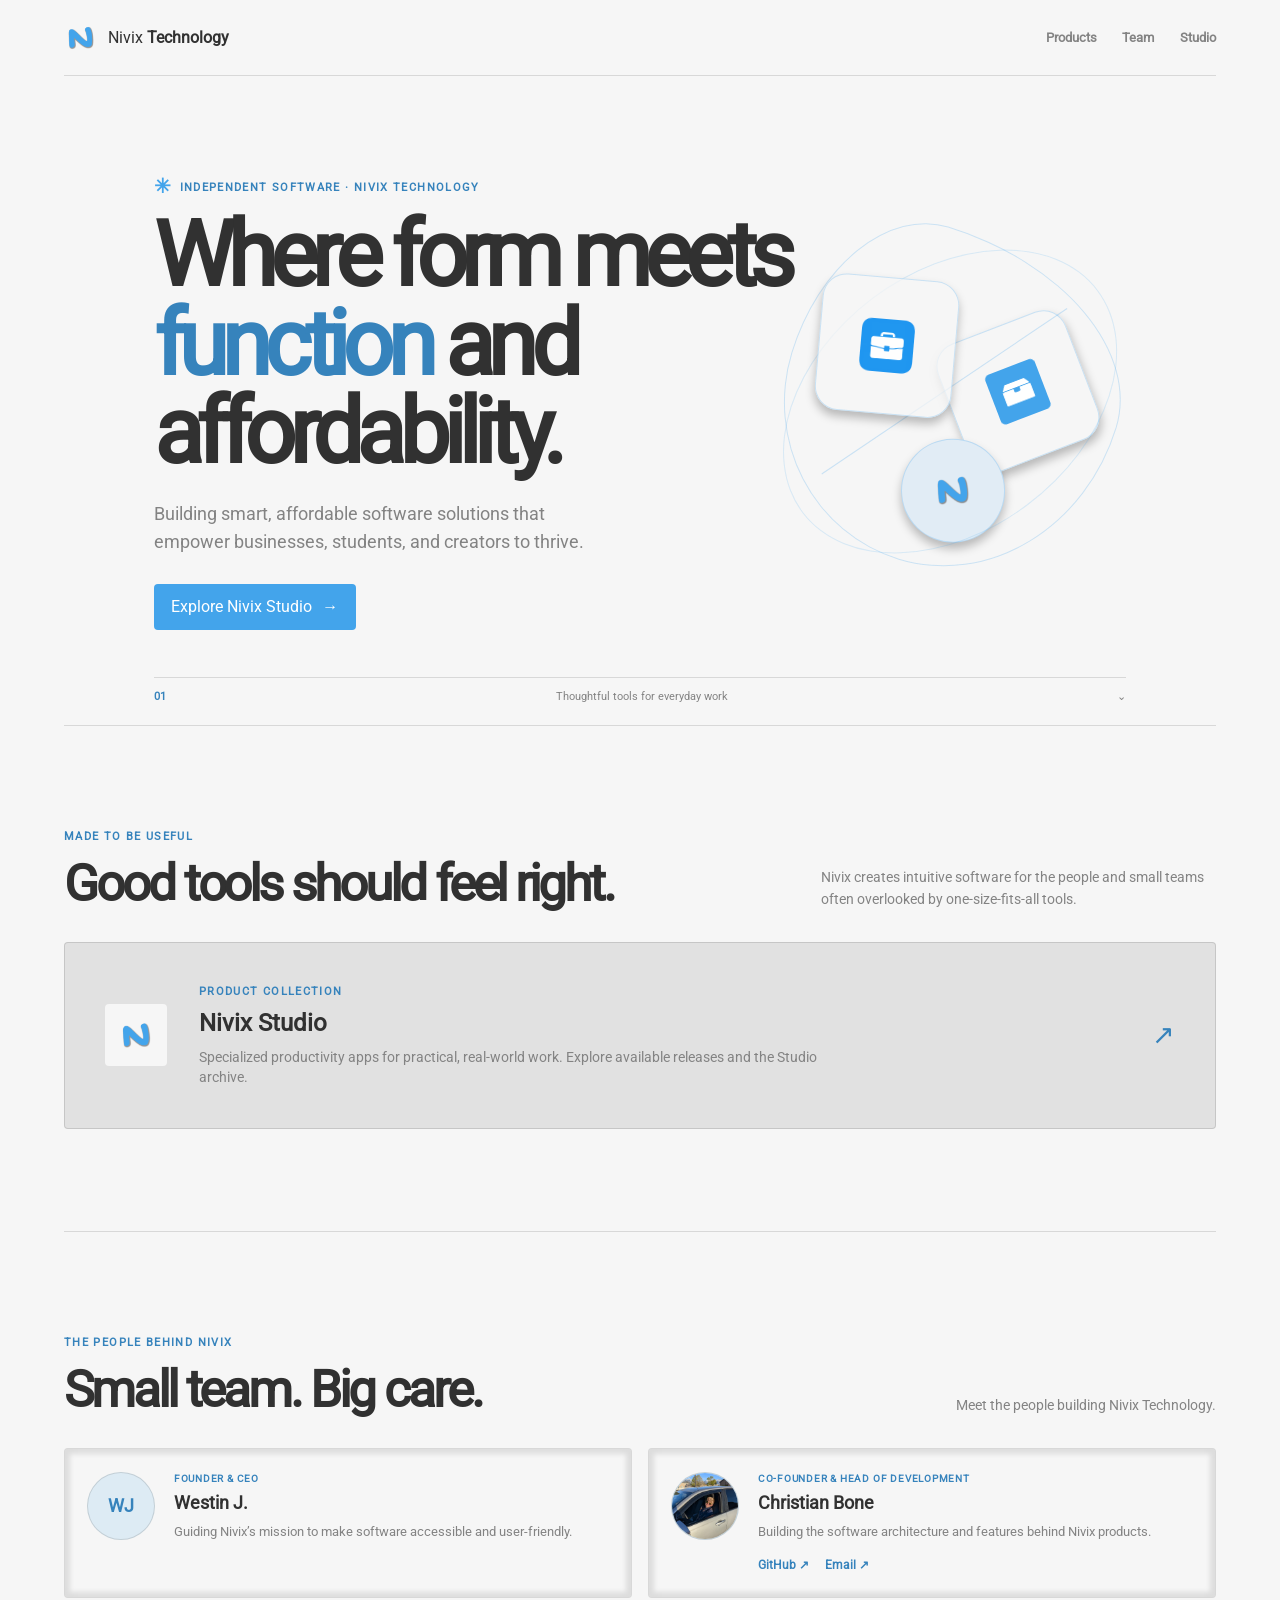
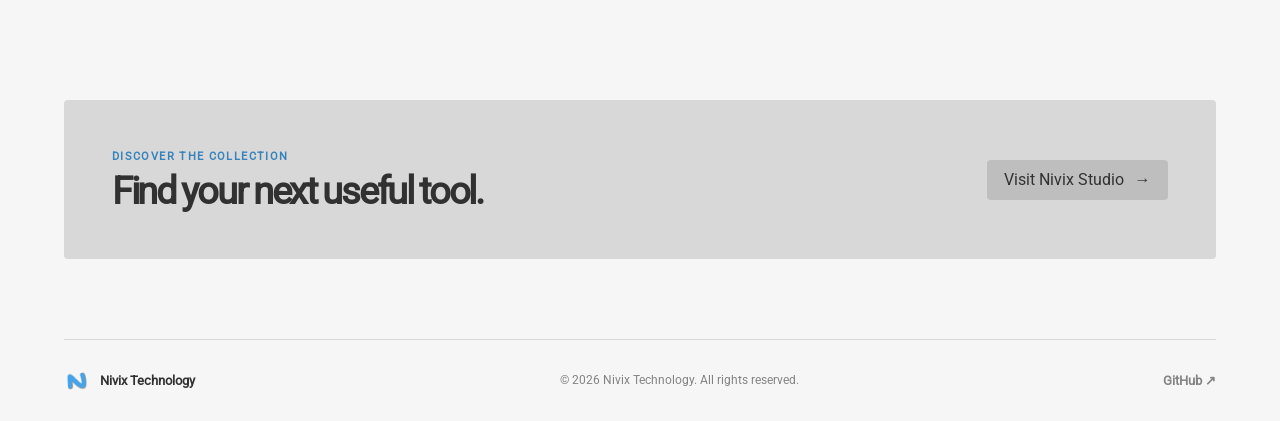
<file: index.html>
<!DOCTYPE html>
<html lang="en">
<head>
    <meta charset="UTF-8">
    <meta name="viewport" content="width=device-width, initial-scale=1">
    <meta name="description" content="Nivix Technology builds smart, affordable software solutions. Where form meets function and affordability.">
    <meta name="theme-color" content="#f6f6f6">
    <title>Nivix Technology</title>
    <link rel="icon" type="image/png" href="assets/favicon.png">
    <link rel="stylesheet" href="sheets/nxvid.css">
    <link rel="stylesheet" href="sheets/index.css">
    <link rel="stylesheet" href="sheets/site.css">
</head>
<body>
    <header class="site-header">
        <a class="site-brand" href="#home" aria-label="Nivix Technology home">
            <img src="assets/favicon.png" alt="">
            <span>Nivix <strong>Technology</strong></span>
        </a>
        <nav class="site-nav" aria-label="Main navigation">
            <a href="#products">Products</a>
            <a href="#team">Team</a>
            <a href="studio/">Studio</a>
        </nav>
    </header>

    <main class="home-main">
        <section class="home-hero" id="home">
            <div class="hero-copy">
                <p class="eyebrow"><span class="hero-spark" aria-hidden="true">✳</span> Independent software · Nivix Technology</p>
                <h1>Where form meets <span>function</span> and affordability.</h1>
                <p>Building smart, affordable software solutions that empower businesses, students, and creators to thrive.</p>
                <a class="nivix-primary-button primary" href="studio/">Explore Nivix Studio <span aria-hidden="true">→</span></a>
            </div>
            <div class="hero-art" aria-hidden="true">
                <div class="art-tile tile-one"><img src="assets/img/apps/studio-favicon.png" alt=""></div>
                <div class="art-tile tile-two"><img src="assets/img/apps/store-favicon.png" alt=""></div>
                <div class="art-tile tile-three"><img src="assets/favicon.png" alt=""></div>
                <i class="art-line"></i>
            </div>
            <div class="hero-index"><span>01</span><span>Thoughtful tools for everyday work</span><span>⌄</span></div>
        </section>

        <section class="home-section product-section" id="products">
            <div class="home-section-heading">
                <div><p class="eyebrow">Made to be useful</p><h2>Good tools should feel right.</h2></div>
                <p>Nivix creates intuitive software for the people and small teams often overlooked by one-size-fits-all tools.</p>
            </div>
            <a class="studio-feature" href="studio/">
                <div class="feature-icon"><img src="assets/favicon.png" alt=""></div>
                <div class="feature-copy">
                    <p class="eyebrow">Product collection</p>
                    <h3>Nivix Studio</h3>
                    <p>Specialized productivity apps for practical, real-world work. Explore available releases and the Studio archive.</p>
                </div>
                <span class="feature-arrow" aria-hidden="true">↗</span>
            </a>
        </section>

        <section class="home-section team-section" id="team">
            <div class="home-section-heading">
                <div><p class="eyebrow">The people behind Nivix</p><h2>Small team. Big care.</h2></div>
                <p>Meet the people building Nivix Technology.</p>
            </div>
            <div class="team-grid">
                <article class="person-card">
                    <div class="person-initials" aria-hidden="true">WJ</div>
                    <div class="person-copy">
                        <p class="eyebrow">Founder &amp; CEO</p>
                        <h3>Westin J.</h3>
                        <p>Guiding Nivix’s mission to make software accessible and user-friendly.</p>
                    </div>
                </article>
                <article class="person-card">
                    <img class="person-photo" src="assets/img/staff/Christian Bone.png" alt="Christian Bone">
                    <div class="person-copy">
                        <p class="eyebrow">Co-Founder &amp; Head of Development</p>
                        <h3>Christian Bone</h3>
                        <p>Building the software architecture and features behind Nivix products.</p>
                        <div class="person-links">
                            <a href="https://github.com/SqueakyLlama1" target="_blank" rel="noopener noreferrer">GitHub <span aria-hidden="true">↗</span></a>
                            <a href="mailto:bone.christian.c@outlook.com">Email <span aria-hidden="true">↗</span></a>
                        </div>
                    </div>
                </article>
            </div>
        </section>

        <section class="home-cta">
            <div><p class="eyebrow">Discover the collection</p><h2>Find your next useful tool.</h2></div>
            <a class="nivix-primary-button" href="studio/">Visit Nivix Studio <span aria-hidden="true">→</span></a>
        </section>
    </main>

    <footer class="site-footer">
        <a class="footer-brand" href="#home"><img src="assets/favicon.png" alt=""> Nivix Technology</a>
        <span>© <span id="copyright-year">2026</span> Nivix Technology. All rights reserved.</span>
        <a href="https://github.com/Nivix-Technology/studio" target="_blank" rel="noopener noreferrer">GitHub <span aria-hidden="true">↗</span></a>
    </footer>
    <script>
        document.getElementById('copyright-year').textContent = String(new Date().getFullYear());
    </script>
</body>
</html>
</file>
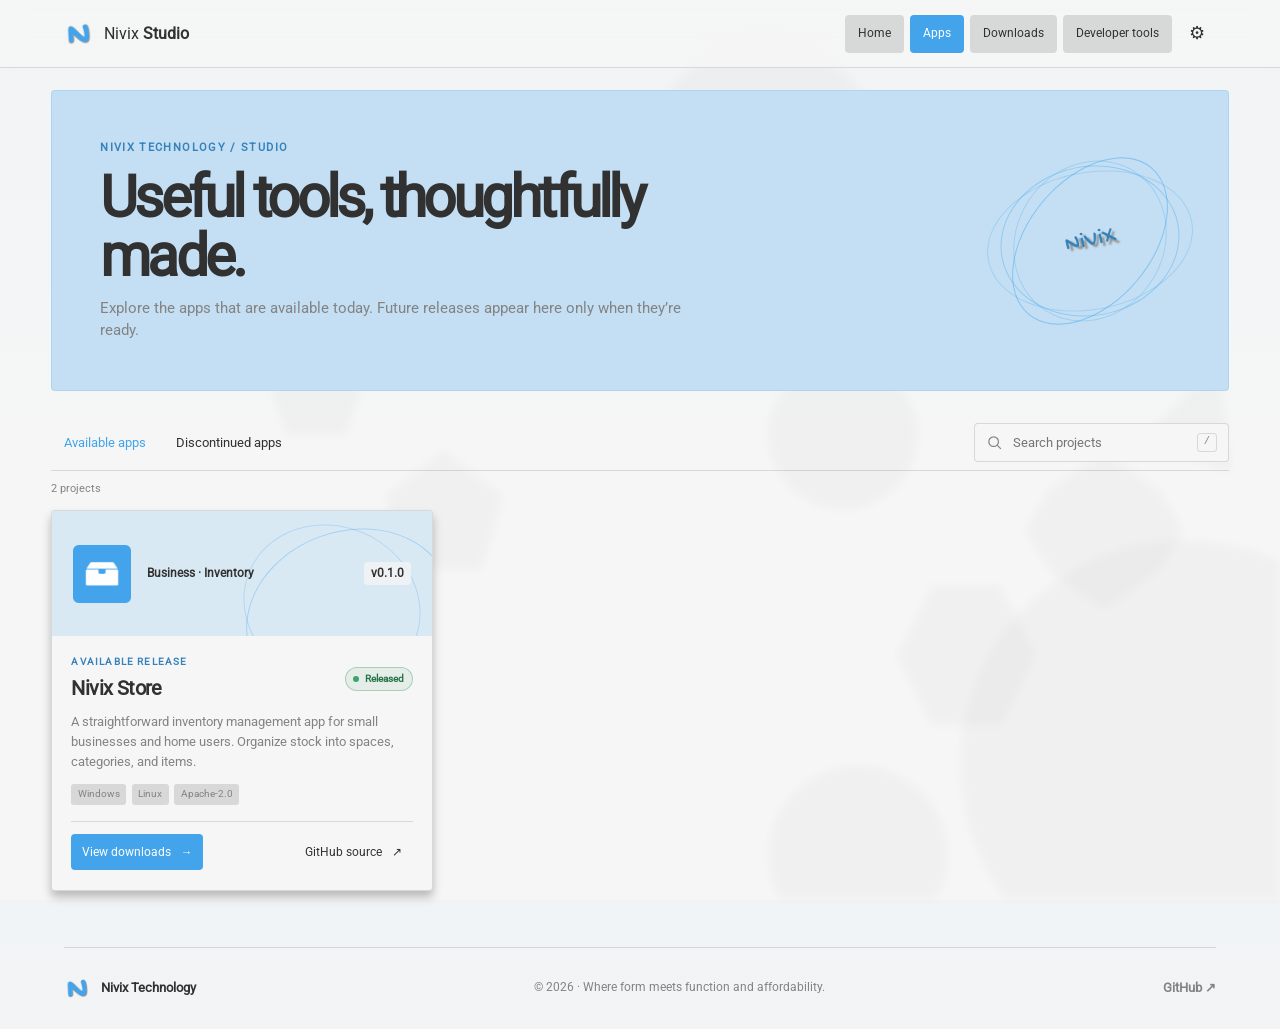
<file: studio/index.html>
<!DOCTYPE html>
<html lang="en">
<head>
    <meta charset="UTF-8">
    <meta name="viewport" content="width=device-width, initial-scale=1">
    <meta name="description" content="Explore released Nivix Studio apps, find downloads, meet the team, and browse developer resources.">
    <meta name="theme-color" content="#f6f6f6">
    <title>Nivix Studio | Nivix Technology</title>
    <link rel="icon" type="image/png" href="../assets/favicon.png">
    <link rel="stylesheet" href="../sheets/nxvid.css">
    <link rel="stylesheet" href="../sheets/index.css">
    <link rel="stylesheet" href="../sheets/spaceFillers.css">
    <link rel="stylesheet" href="../sheets/tabs.css">
    <link rel="stylesheet" href="../sheets/tooltips.css">
    <link rel="stylesheet" href="../sheets/notifications.css">
    <link rel="stylesheet" href="../sheets/studio.css">
</head>
<body class="studio-page">
    <div id="space-filler-container" aria-hidden="true"></div>

    <header class="studio-header">
        <a class="site-brand" href="../" aria-label="Nivix Technology home">
            <img src="../assets/favicon.png" alt="">
            <span>Nivix <strong>Studio</strong></span>
        </a>
        <nav class="studio-nav" aria-label="Studio navigation">
            <a class="nivix-primary-button" href="../index.html">Home</a>
            <button type="button" class="nivix-primary-button primary" data-tab-navigation="apps" data-tab-display="flex">Apps</button>
            <button type="button" class="nivix-primary-button" data-tab-navigation="downloads" data-tab-display="flex">Downloads</button>
            <button type="button" class="nivix-primary-button" data-tab-navigation="toolkit" data-tab-display="flex">Developer tools</button>
            <button type="button" class="nivix-secondary-button settings-nav" data-tab-navigation="settings" data-tab-display="flex" aria-label="Settings" title="Settings"><span aria-hidden="true">⚙</span></button>
        </nav>
    </header>

    <main class="studio-main">
        <section id="apps" class="tab studio-tab previsible-flex">
            <div class="studio-welcome">
                <div>
                    <p class="eyebrow">Nivix Technology / Studio</p>
                    <h1>Useful tools, thoughtfully made.</h1>
                    <p>Explore the apps that are available today. Future releases appear here only when they’re ready.</p>
                </div>
                <div class="welcome-symbol" aria-hidden="true"><span class="nivix-accent">NiViX</span><i></i><i></i></div>
            </div>

            <div class="nivix-horizontal-navigation studio-toolbar transparent">
                <div class="subnav" role="tablist" aria-label="Studio app collection">
                    <button type="button" class="nivix-secondary-button primary" role="tab" aria-selected="true" data-tab-navigation="apps_current" data-tab-display="flex">Available apps</button>
                    <button type="button" class="nivix-secondary-button" role="tab" aria-selected="false" data-tab-navigation="apps_archive" data-tab-display="flex">Discontinued apps</button>
                </div>
                <label class="search-box">
                    <span class="visually-hidden">Search Studio projects</span>
                    <svg viewBox="0 0 24 24" aria-hidden="true"><circle cx="10.8" cy="10.8" r="6.8"></circle><path d="m16 16 5 5"></path></svg>
                    <input id="project-search" type="search" placeholder="Search projects" autocomplete="off">
                    <kbd>/</kbd>
                </label>
            </div>
            <p class="results-count" id="results-count" aria-live="polite">1 project</p>

            <div class="sub-tab-container app-panels">
                <div id="apps_current" class="tab previsible-flex content-tab" role="tabpanel">
                    <div class="project-grid" id="project-grid">
                        <article class="project-card project-card-featured" data-project data-search="store inventory stock business categories spaces">
                            <div class="project-cover store-cover">
                                <span class="project-monogram project-monogram-image"><img src="../assets/img/apps/store-favicon.png" alt=""></span>
                                <span class="cover-label">Business · Inventory</span>
                                <span class="cover-version">v0.1.0</span>
                            </div>
                            <div class="project-content">
                                <div class="project-title-row">
                                    <div><p class="eyebrow">Available release</p><h2>Nivix Store</h2></div>
                                    <span class="project-state"><i></i> Released</span>
                                </div>
                                <p>A straightforward inventory management app for small businesses and home users. Organize stock into spaces, categories, and items.</p>
                                <div class="tag-row"><span>Windows</span><span>Linux</span><span>Apache-2.0</span></div>
                                <div class="project-actions">
                                    <button type="button" class="nivix-primary-button primary" data-tab-navigation="downloads" data-tab-display="block">View downloads <span aria-hidden="true">→</span></button>
                                    <a class="nivix-secondary-button project-source" href="https://github.com/Nivix-Technology/studio/tree/main/Store/0.1.0" target="_blank" rel="noopener noreferrer">GitHub source <span aria-hidden="true">↗</span></a>
                                </div>
                            </div>
                        </article>
                    </div>
                    <p class="empty-state" id="empty-state" hidden>No projects match that search. Try another name or keyword.</p>
                </div>

                <div id="apps_archive" class="tab content-tab" role="tabpanel">
                    <div class="project-grid">
                        <article class="project-card" data-project data-search="nivix studio desktop app discontinued archive">
                            <div class="project-cover archive-cover">
                                <span class="project-monogram">N</span>
                                <span class="cover-label">Development · Archive</span>
                                <span class="cover-version">v0.2.1</span>
                            </div>
                            <div class="project-content">
                                <div class="project-title-row">
                                    <div><p class="eyebrow">Discontinued</p><h2>Nivix Studio</h2></div>
                                    <span class="project-state state-archived">Archived</span>
                                </div>
                                <p>The earlier Nivix Studio desktop app is preserved for existing users. It is no longer maintained.</p>
                                <div class="tag-row"><span>Windows</span><span>Debian</span><span>Red Hat</span></div>
                                <div class="project-actions">
                                    <button type="button" class="nivix-primary-button" data-tab-navigation="downloads_archive" data-tab-display="block">Archived downloads <span aria-hidden="true">→</span></button>
                                    <a class="nivix-secondary-button project-source" href="https://github.com/Nivix-Technology/studio/tree/main/Studio%20(Discontinued)" target="_blank" rel="noopener noreferrer">GitHub source <span aria-hidden="true">↗</span></a>
                                </div>
                            </div>
                        </article>
                    </div>
                </div>
            </div>
        </section>

        <section id="downloads" class="tab studio-tab">
            <div class="page-heading">
                <p class="eyebrow">Nivix Technology / Downloads</p>
                <h1>Releases, right where you need them.</h1>
                <p>Download links point to Nivix’s release host. Installers and archives are not stored on this website.</p>
            </div>
            <div class="nivix-horizontal-navigation subnav download-subnav" role="tablist" aria-label="Downloads">
                <button type="button" class="nivix-secondary-button primary" role="tab" aria-selected="true" data-tab-navigation="downloads_store" data-tab-display="block">Nivix Store</button>
                <button type="button" class="nivix-secondary-button" role="tab" aria-selected="false" data-tab-navigation="downloads_archive" data-tab-display="block">Archived Studio</button>
            </div>
            <div class="sub-tab-container download-panels">
                <div id="downloads_store" class="tab content-tab previsible-flex" role="tabpanel">
                    <div class="release-card">
                        <div class="release-heading">
                            <div><p class="eyebrow">Latest available release</p><h2>Nivix Store <span>v0.1.0</span></h2></div>
                            <a class="nivix-secondary-button project-source" href="https://github.com/Nivix-Technology/studio/tree/main/Store/0.1.0" target="_blank" rel="noopener noreferrer">GitHub project <span aria-hidden="true">↗</span></a>
                        </div>
                        <p>This is the currently released version of Nivix Store. Newer development builds are not public downloads.</p>
                        <div class="release-list">
                            <a href="https://downloads.nivixtech.com/studio/store/0.1.0/win/Store-0.1.0-Setup.exe"><span class="release-platform">Windows</span><span><strong>Store installer</strong><small>Windows setup · .exe</small></span><span class="release-download">Download ↗</span></a>
                            <a href="https://downloads.nivixtech.com/studio/store/0.1.0/linux/Nivix%20Store-0.1.0-x86_64.AppImage"><span class="release-platform">Linux</span><span><strong>Store AppImage</strong><small>Linux x86_64 · .AppImage</small></span><span class="release-download">Download ↗</span></a>
                            <a href="https://downloads.nivixtech.com/studio/store/0.1.0/win/Store-0.1.0-Windows.zip"><span class="release-platform">Source</span><span><strong>Windows source</strong><small>Source archive · .zip</small></span><span class="release-download">Download ↗</span></a>
                            <a href="https://downloads.nivixtech.com/studio/store/0.1.0/linux/Store-0.1.0-Linux.zip"><span class="release-platform">Source</span><span><strong>Linux source</strong><small>Source archive · .zip</small></span><span class="release-download">Download ↗</span></a>
                        </div>
                    </div>
                </div>
                <div id="downloads_archive" class="tab content-tab" role="tabpanel">
                    <div class="release-card">
                        <div class="release-heading">
                            <div><p class="eyebrow">Discontinued software</p><h2>Nivix Studio <span>v0.2.1</span></h2></div>
                            <a class="nivix-secondary-button project-source" href="https://github.com/squeakyllama1/nivix-studio-legacy" target="_blank" rel="noopener noreferrer">Legacy Backend <span aria-hidden="true">↗</span></a>
                            <a class="nivix-secondary-button project-source" href="https://github.com/Nivix-Technology/studio/tree/main/Studio%20(Discontinued)/0.2.1" target="_blank" rel="noopener noreferrer">GitHub project <span aria-hidden="true">↗</span></a>
                        </div>
                        <p>Kept for existing users. This archived app is no longer maintained.</p>
                        <div class="release-list">
                            <a href="https://www.nivixtech.com/studio/app/studio_0.2.1_win64.exe"><span class="release-platform">Windows</span><span><strong>Studio installer</strong><small>Windows x64 · .exe</small></span><span class="release-download">Download ↗</span></a>
                            <a href="https://www.nivixtech.com/studio/app/studio_0.2.1_debian64.deb"><span class="release-platform">Debian</span><span><strong>Studio package</strong><small>Debian x64 · .deb</small></span><span class="release-download">Download ↗</span></a>
                            <a href="https://www.nivixtech.com/studio/app/studio_0.2.1_redhat64.rpm"><span class="release-platform">Red Hat</span><span><strong>Studio package</strong><small>Red Hat x64 · .rpm</small></span><span class="release-download">Download ↗</span></a>
                            <a href="https://www.nivixtech.com/studio/app/studio_0.2.1_source.zip"><span class="release-platform">Source</span><span><strong>Studio source</strong><small>Source archive · .zip</small></span><span class="release-download">Download ↗</span></a>
                        </div>
                    </div>
                </div>
            </div>
        </section>

        <section id="toolkit" class="tab studio-tab">
            <div class="page-heading">
                <p class="eyebrow">Nivix Technology / Developer resources</p>
                <h1>Made for people who build.</h1>
                <p>Official documentation and download pages for technologies used by released Studio projects.</p>
            </div>
            <div class="toolkit-layout">
                <div class="toolkit-list">
                    <h2>Store development stack</h2>
                    <a href="https://electrobun.dev/" target="_blank" rel="noopener noreferrer"><span class="toolkit-mark">E</span><span><strong>Electrobun</strong><small>Desktop app framework</small></span><span aria-hidden="true">↗</span></a>
                    <a href="https://www.typescriptlang.org/download/" target="_blank" rel="noopener noreferrer"><span class="toolkit-mark">TS</span><span><strong>TypeScript</strong><small>Typed application language</small></span><span aria-hidden="true">↗</span></a>
                    <a href="https://www.mysql.com/downloads/" target="_blank" rel="noopener noreferrer"><span class="toolkit-mark">SQL</span><span><strong>MySQL</strong><small>Optional remote database</small></span><span aria-hidden="true">↗</span></a>
                </div>
                <aside class="toolkit-aside">
                    <p class="eyebrow">Source &amp; support</p>
                    <h2>Keep exploring.</h2>
                    <p>Browse the Nivix Studio repository for Store source, SDK integrations, and project history.</p>
                    <a class="nivix-primary-button primary" href="https://github.com/Nivix-Technology/studio" target="_blank" rel="noopener noreferrer">Nivix on GitHub <span aria-hidden="true">↗</span></a>
                    <a class="nivix-secondary-button" href="https://github.com/Nivix-Technology/studio/issues" target="_blank" rel="noopener noreferrer">Report an issue <span aria-hidden="true">↗</span></a>
                </aside>
            </div>
        </section>

        <section id="settings" class="tab studio-tab">
            <div class="page-heading">
                <p class="eyebrow">Nivix Technology / Preferences</p>
                <h1>Make Studio yours.</h1>
                <p>Choose how this site looks and moves on this device.</p>
            </div>
            <div class="settings-card">
                <h2>Appearance</h2>
                <label class="nivix-checkbox-wrapper setting-row">
                    <input class="nivix-input" id="space-fillers-enabled" type="checkbox" data-preference="spaceFillersEnabled">
                    <span><strong>Geometric background</strong><small>Show the drifting Nivix shapes in the background.</small></span>
                </label>
                <label class="nivix-checkbox-wrapper setting-row">
                    <input class="nivix-input" id="space-filler-animations" type="checkbox" data-preference="spaceFillerAnimations" data-depends="space-fillers-enabled:checked">
                    <span><strong>Animate background shapes</strong><small>Move the shapes gently while browsing.</small></span>
                </label>
                <label class="nivix-checkbox-wrapper setting-row">
                    <input class="nivix-input" id="transition-animations" type="checkbox" data-preference="transitionAnimations">
                    <span><strong>Page transitions</strong><small>Fade between tabs and show interface feedback.</small></span>
                </label>
                <div class="settings-actions">
                    <button class="nivix-secondary-button tooltip-support-button tip-top" id="reset-settings" type="button" data-tooltip-content="Restore this website's default appearance preferences.">Reset preferences</button>
                </div>
            </div>
        </section>
    </main>

    <footer class="site-footer studio-footer">
        <a class="footer-brand" href="../"><img src="../assets/favicon.png" alt=""> Nivix Technology</a>
        <span>© <span id="copyright-year">2026</span> · Where form meets function and affordability.</span>
        <a href="https://github.com/Nivix-Technology/studio" target="_blank" rel="noopener noreferrer">GitHub <span aria-hidden="true">↗</span></a>
    </footer>
    <script src="../modules/settings.js"></script>
    <script src="../modules/nxlib.js"></script>
    <script src="../modules/spaceFillers.js"></script>
    <script src="../modules/tooltips.js"></script>
    <script src="../modules/tabs.js"></script>
    <script src="../modules/notifications.js"></script>
    <script src="../modules/index.js"></script>
</body>
</html>
</file>
<file: sheets/nxvid.css>
/* Fonts */

@font-face {
    font-family: "GochiHand";
    src: url("../assets/fonts/GochiHand-Regular.ttf");
    font-weight: normal;
    font-style: normal;
    font-display: swap;
}

@font-face {
    font-family: "Roboto";
    src: url("../assets/fonts/Roboto.ttf");
    font-weight: normal;
    font-style: normal;
    font-display: swap;
}

/* Page Setup and Defaults */

:root {
    --brand-color-step-amount: 20%;
    --background-color-step-amount: 12%;
    --text-color-step-amount: 40%;

    --brand-primary: #43a4eb;
    --brand-darker: color-mix(in srgb, var(--brand-primary), black var(--brand-color-step-amount));
    --brand-lighter: color-mix(in srgb, var(--brand-primary), white var(--brand-color-step-amount));

    --text-primary: #313131;
    --text-secondary: color-mix(in srgb, var(--text-primary), white var(--text-color-step-amount));
    --text-tertiary: #ffffff;
    --text-quarternary: color-mix(in srgb, var(--text-tertiary), black var(--text-color-step-amount));

    --background-primary: #f6f6f6;
    --background-secondary: color-mix(in srgb, var(--background-primary), black var(--background-color-step-amount));
    --background-darker: color-mix(in srgb, transparent, black var(--background-color-step-amount));
    --background-lighter: color-mix(in srgb, transparent, white var(--background-color-step-amount));

    --radius: 4px;

    --transition-speed: 0.2s;
    --transition-easing-style: ease-out;
    --transition: var(--transition-speed) var(--transition-easing-style);

    --inset-shadow: inset 0 0 5px 5px rgba(0, 0, 0, 0.10);
    --outset-shadow: 0 6px 10px rgba(0, 0, 0, 0.25);
    --shade: rgba(0, 0, 0, 0.3);

    --resting-area-padding: 5px;
    --clickable-area-padding: 0.5rem 1.1rem;
    --gap: 5px;

    --outline: #ff6b00;
    --font-primary: 'Roboto', 'Arial', Helvetica, sans-serif;
}

*:focus { outline: 2px solid var(--outline); }

html {
    scroll-behavior: smooth;

    &, body {
        height: 100%;
    }
}

body {
    background: var(--background-primary);
    font-family: var(--font-primary);
    color: var(--text-primary);
    margin: 0;
}

hr {
    border-style: none;
    border: 1px solid var(--background-darker);
}

/* Heading Scaling Shorthand */

h1 span { font-size: 1.5em; }
h2 span { font-size: 1.17em; }
h3 span { font-size: 1em; }
h4 span { font-size: 0.83em; }
h5 span { font-size: 0.67em; }
h6 span { font-size: 0.45em; }

/* Layout Elements */

.center, .justify-center, .align-center {
    display: flex;
    position: relative;
    flex-direction: column;
}

.center {
    align-items: center;
    justify-content: center;
    text-align: center;
}

.justify-center {
    justify-content: center;
}

.align-center {
    align-items: center;
    text-align: center;
    height: fit-content;
}

.horizontal-container {
    display: flex;
    flex-direction: row;
    gap: var(--gap);

    .flex-primary {
        flex: 1;
    }
}

.vertical-container {
    display: flex;
    flex-direction: column;
    gap: var(--gap);

    .flex-primary {
        flex: 1;
    }
}

.nivix-footer {
    flex-shrink: 0;
    min-height: 0;
    box-sizing: border-box;

    background: var(--background-darker);
    border-radius: var(--radius);

    color: var(--text-secondary);
    font-size: 0.85em;
    text-align: center;

    padding: var(--resting-area-padding);
}

/* Nivix Visual Identity Elements */

.nivix-accent {
    font-family: "GochiHand", "Lucida Handwriting", serif;
    color: var(--brand-primary);
    text-shadow: 3px 3px 2px #8d8d8d;
}

.nivix-loader {
    width: 50px;
    aspect-ratio: 1;
    border-radius: 50%;
    background:
    radial-gradient(farthest-side, var(--brand-primary) 94%, #0000) top/8px 8px no-repeat,
    conic-gradient(#0000 30%, var(--brand-primary));
    mask: radial-gradient(farthest-side, #0000 calc(100% - 8px), #000 0);
    -webkit-mask: radial-gradient(farthest-side, #0000 calc(100% - 8px), #000 0);
    animation: load-spin 1s infinite linear;
}


.nivix-primary-button,
.nivix-button {
    display: inline-flex;
    align-items: center;
    justify-content: center;
    gap: calc(var(--gap) * 2);

    background: var(--background-darker);
    border: none;
    border-radius: var(--radius);

    font-family: var(--font-primary);
    font-size: 16px;
    color: var(--text-primary);

    cursor: pointer;
    padding: var(--clickable-area-padding);
    transition: background var(--transition), box-shadow var(--transition);

    svg {
        width: 2em;
        aspect-ratio: 1;
        fill: var(--text-primary);
        transition: fill var(--transition);
    }

    &:hover:not(&:disabled) {
        box-shadow: var(--inset-shadow);
    }

    &:active {
        background: color-mix(in srgb, var(--background-darker), black var(--background-color-step-amount));
    }

    &:disabled {
        color: var(--text-secondary);
        cursor: not-allowed;
    }

    &.primary {
        background: var(--brand-primary);
        color: var(--text-tertiary);

        & svg {
            fill: var(--text-tertiary);
        }

        &:active {
            background: var(--brand-darker);
        }
    }
}

.nivix-secondary-button {
    display: inline-flex;
    align-items: center;
    justify-content: center;
    gap: calc(var(--gap) * 2);

    background: transparent;
    border: none;
    border-radius: var(--radius);

    font-family: var(--font-primary);
    font-size: 16px;
    color: var(--text-primary);

    cursor: pointer;
    padding: var(--clickable-area-padding);

    & svg {
        width: 2em;
        aspect-ratio: 1;
        fill: var(--text-primary);
        transition: fill var(--transition);
    }

    &:hover:not(&:disabled) {
        font-weight: bold;
    }

    &:active {
        font-weight: bolder;
    }

    &:disabled {
        color: var(--text-secondary);
        cursor: not-allowed;
    }

    &.primary {
        color: var(--brand-primary);

        & svg {
            fill: var(--brand-primary);
        }
    }
}

.nivix-bookmark {
    display: block;
    width: fit-content;
    box-sizing: border-box;

    background: var(--background-darker);
    color: var(--text-primary);
    border-radius: 0 var(--radius) var(--radius) 0;
    padding: var(--clickable-area-padding);

    &.right {
        border-radius: var(--radius) 0 0 var(--radius);
    }
}

/* Form Inputs */

.nivix-input {
    &:is(
    input[type="text"],
    input[type="number"],
    input[type="password"],
    input[type="email"],
    input[type="url"],
    input[type="tel"],
    input[type="search"],
    input[type="date"],
    input[type="time"],
    input[type="datetime-local"]
    ) {
        background: var(--background-darker);
        border: 1px solid transparent;
        border-radius: var(--radius);

        font-family: var(--font-primary);
        font-size: 16px;
        color: var(--text-primary);

        padding: var(--clickable-area-padding);
        transition: box-shadow var(--transition), border-color var(--transition);

        &:focus {
            box-shadow: var(--inset-shadow);
            border-color: var(--background-darker);
        }

        &:disabled {
            color: var(--text-secondary);
            cursor: not-allowed;
        }

        &.primary {
            background: var(--brand-primary);
            border-color: var(--brand-primary);
            color: var(--text-tertiary);

            &::placeholder {
                color: var(--text-quarternary);
                font-weight: lighter;
            }

            &:disabled {
                color: var(--text-quarternary);
            }

            &:focus {
                border-color: var(--brand-darker);
            }
        }

        &::placeholder {
            color: var(--text-secondary);
        }
    }

    /* Checkboxes */

    &[type="checkbox"] {
        position: relative;
        -webkit-appearance: none;
        appearance: none;

        width: 20px;
        height: 20px;

        background: transparent;
        border: 2px solid #ff4d4d;
        border-radius: 4px;

        cursor: pointer;
        transition: background var(--transition), border-color var(--transition);
        margin: 0;

        &:checked {
            border-color: #26a65b;
            background: #26a65b;

            &:not(&:disabled)::before {
                content: '';
                position: absolute;
                top: 2px;
                left: 2px;
                width: 12px;
                height: 12px;
                background: #fff;
                border-radius: 50%;
            }
        }

        &:not(&:disabled):hover {
            filter: brightness(1.2);
        }

        &:disabled {
            border-color: #ff4d4d;
            background: #ff4d4d;
            cursor: not-allowed;

            & ~ label {
                color: var(--text-secondary);
            }
        }
    }
}

/* Checkbox Wrappers */

.nivix-checkbox-wrapper,
.nivix-svg-checkbox-wrapper {
    display: flex;
    align-items: center;
    gap: var(--gap);

    &.centered {
        justify-content: center;
    }

    & label {
        color: var(--text-primary);
        user-select: none;
        cursor: pointer;
    }

    & > input[type="checkbox"]:checked ~ .label-unchecked,
    & > input[type="checkbox"]:not(:checked) ~ .label-checked {
        display: none;
    }
}

.nivix-svg-checkbox-wrapper {
    position: relative;
    display: inline-flex;
    background: transparent;
    border: none;
    font-family: var(--font-primary);
    font-size: 16px;
    color: var(--text-primary);
    cursor: pointer;
    padding: var(--clickable-area-padding);

    &:hover {
        font-weight: bold;
    }

    &:active {
        font-weight: bolder;
    }

    & > input[type="checkbox"] {
        position: absolute;
        left: 1.1rem;
        top: 50%;
        z-index: 1;
        width: 20px;
        height: 20px;
        border: 0;
        border-radius: 0;
        background: transparent;
        opacity: 0;
        transform: translateY(-50%);
    }

    & > input[type="checkbox"]:checked::before {
        content: none;
    }

    & > input[type="checkbox"] ~ .svg-checked,
    & > input[type="checkbox"] ~ .svg-unchecked {
        display: block;
        flex: 0 0 20px;
        width: 20px;
        height: 20px;
        pointer-events: none;
        fill: var(--text-primary);
    }

    & > input[type="checkbox"]:not(:checked) ~ .svg-checked,
    & > input[type="checkbox"]:checked ~ .svg-unchecked {
        display: none;
    }

    & > input[type="checkbox"]:focus-visible ~ .svg-checked,
    & > input[type="checkbox"]:focus-visible ~ .svg-unchecked {
        outline: 2px solid var(--outline);
        outline-offset: 2px;
        border-radius: 3px;
    }
}

/* Select and Options Dropdowns */

.nivix-select {
    appearance: none;
    -webkit-appearance: none;
    -moz-appearance: none;

    background: url("data:image/svg+xml;utf8,<svg xmlns='http://www.w3.org/2000/svg' width='24' height='24' viewBox='0 0 24 24' fill='none' stroke='%231c1c1c' stroke-width='2' stroke-linecap='round' stroke-linejoin='round'><polyline points='6 9 12 15 18 9'></polyline></svg>") no-repeat right 0.8rem center / 1rem, var(--background-darker);

    border: 1px solid transparent;
    border-radius: var(--radius);

    font-family: var(--font-primary);
    font-size: 16px;
    text-align: center;
    color: var(--text-primary);
    cursor: pointer;

    padding: var(--clickable-area-padding);
    padding-right: 2.5rem;
    transition: background var(--transition), box-shadow var(--transition), border-color var(--transition);

    &:hover:not(:disabled) {
        box-shadow: var(--inset-shadow);
    }

    &:disabled {
        color: var(--text-secondary);
        cursor: not-allowed;
    }

    &.primary {
        background: url("data:image/svg+xml;utf8,<svg xmlns='http://www.w3.org/2000/svg' width='24' height='24' viewBox='0 0 24 24' fill='none' stroke='white' stroke-width='2' stroke-linecap='round' stroke-linejoin='round'><polyline points='6 9 12 15 18 9'></polyline></svg>") no-repeat right 0.8rem center / 1rem, var(--brand-primary);
        color: var(--text-tertiary);
    }

    & option {
        color: var(--text-primary);
        background: var(--background-primary);
        padding: var(--resting-area-padding);

        &:disabled {
            color: var(--text-secondary);
        }
    }
}

.nivix-label {
    color: var(--text-primary);
    font-weight: bold;
    text-align: left;
    margin: 1.5rem 0 0.5rem 0;

    &.top {
        margin: 0 0 0.5rem 0;
    }
}

.nivix-disclaimer {
    margin: 0;
    color: var(--text-secondary);
    font-size: 0.8em;
    text-align: left;
}

.nivix-dropdown-container {
    display: flex;
    flex-direction: column;
    gap: var(--gap);

    background: var(--background-darker);
    border-radius: var(--radius);
    padding: var(--resting-area-padding);
    margin: var(--resting-area-padding);

    .dropdown-label {
        display: inline-flex;
        align-items: center;
        user-select: none;
        gap: var(--gap);

        input[type="checkbox"] {
            display: none;
        }

        label {
            display: inline-flex;
            align-items: center;
            gap: var(--gap);
            font-size: 1em;
            color: var(--text-primary);
            cursor: pointer;

            &::before {
                content: "";
                display: inline-block;
                width: 0;
                height: 0;
                border-top: 0.35em solid transparent;
                border-bottom: 0.35em solid transparent;
                border-left: 0.6em solid var(--text-primary);
                transition: transform var(--transition);
                transform-origin: 35% 50%;
            }
        }

        input[type="checkbox"]:checked + label::before {
            transform: rotate(90deg);
        }
    }

    &:has(input[type="checkbox"]:checked) .dropdown-content {
        display: block;
    }

    .dropdown-content {
        display: none;
    }

    &.primary {
        background: color-mix(in srgb, var(--brand-primary), white 80%);
    }
}

code {
    background: var(--background-darker);
    color: var(--text-primary);
    border-radius: var(--radius);
    padding: calc(var(--resting-area-padding) / 2);

    &.code-block {
        display: block;
    }
}

/* Navigation Elements */
.nivix-horizontal-navigation {
    display: flex;
    gap: var(--gap);
    align-items: center;
    flex-wrap: wrap;

    box-sizing: border-box;
    width: 100%;

    background: var(--background-primary);
    border: none;

    padding: calc(var(--resting-area-padding) / 2);

    .filler {
        flex: 1;
    }

    &.transparent {
        background: transparent;
    }

    &.divider-bottom {
        border-bottom: 2px solid var(--background-darker);
    }

    &.divider-top {
        border-top: 2px solid var(--background-darker);
    }

    &.distribute-contents * {
        flex: 1;
    }
}

/* Animations */

@keyframes load-spin {
    100% {
        transform: rotate(1turn);
    }
}

@keyframes nivixFadeIn {
    from { opacity: 0; transform: scale(0.95); filter: blur(2px); }
    to { opacity: 1; transform: scale(1); filter: blur(0); }
}

@keyframes nivixFadeOut {
    from { opacity: 1; filter: blur(0); }
    to { opacity: 0; filter: blur(10px); }
}
</file>
<file: sheets/index.css>
button, a {
    text-decoration: none;
}

html {
    min-height: 100%;
    scroll-behavior: smooth;
}

body {
    min-width: 320px;
    min-height: 100%;
    margin: 0;
    background: var(--background-primary);
    color: var(--text-primary);
    font-family: var(--font-primary);
    line-height: 1.5;
}

*, *::before, *::after {
    box-sizing: border-box;
}

[hidden] {
    display: none !important;
}

a {
    color: inherit;
}

button, input {
    font: inherit;
}

button:focus-visible, a:focus-visible, input:focus-visible, summary:focus-visible {
    outline: 2px solid var(--outline);
    outline-offset: 3px;
}

.eyebrow {
    margin: 0 0 0.7rem;
    color: var(--brand-darker);
    font-size: 0.71rem;
    font-weight: 700;
    letter-spacing: 0.12em;
    text-transform: uppercase;
}

.visually-hidden {
    position: absolute;
    width: 1px;
    height: 1px;
    padding: 0;
    margin: -1px;
    overflow: hidden;
    clip: rect(0, 0, 0, 0);
    white-space: nowrap;
    border: 0;
}

.site-header, .site-footer {
    display: flex;
    align-items: center;
    justify-content: space-between;
    gap: 1.5rem;
    width: min(1180px, 90%);
    margin: 0 auto;
}

.site-header {
    min-height: 76px;
    border-bottom: 1px solid var(--background-darker);
}

.site-brand, .footer-brand {
    display: inline-flex;
    align-items: center;
    gap: 0.65rem;
    color: var(--text-primary);
    font-size: 0.94rem;
    text-decoration: none;
}

.site-brand {
    flex: 0 0 auto;
    font-size: 1rem;
}

.site-brand strong {
    font-weight: 750;
}

.site-brand img, .footer-brand img {
    width: 34px;
    height: 34px;
    object-fit: contain;
}

.site-brand img {
    transform-origin: 50% 60%;
}

.site-brand:hover img, .site-brand:focus-visible img {
    animation: nivix-mark-hover 780ms cubic-bezier(0.2, 0.75, 0.25, 1);
}

@keyframes nivix-mark-hover {
    0% { transform: translateY(0) rotate(0) scale(1); }
    35% { transform: translateY(-2px) rotate(-3deg) scale(1.13); }
    70% { transform: translateY(1px) rotate(1deg) scale(0.98); }
    100% { transform: translateY(0) rotate(0) scale(1); }
}

.site-nav {
    display: flex;
    align-items: center;
    gap: clamp(0.8rem, 2vw, 1.8rem);
}

.site-nav a, .site-footer > a:last-child {
    color: var(--text-secondary);
    font-size: 0.83rem;
    font-weight: 600;
    text-decoration: none;
    transition: color var(--transition);
}

.site-nav a:hover, .site-nav a:focus-visible, .site-footer > a:last-child:hover {
    color: var(--brand-darker);
}

.site-footer {
    min-height: 82px;
    border-top: 1px solid var(--background-darker);
    color: var(--text-secondary);
    font-size: 0.72rem;
}

.footer-brand {
    font-size: 0.82rem;
    font-weight: 600;
}

.footer-brand img {
    width: 26px;
    height: 26px;
}

.person-links {
    display: flex;
    flex-wrap: wrap;
    align-items: center;
    gap: 0.5rem 1rem;
    margin-top: 1rem;
}

.person-links a, .contact-unlisted {
    color: var(--brand-darker);
    font-size: 0.74rem;
    font-weight: 600;
    text-decoration: none;
}

.person-links a:hover {
    text-decoration: underline;
}

.contact-unlisted {
    color: var(--text-secondary);
    font-size: 0.68rem;
    font-weight: 400;
}

@media (max-width: 640px) {
    .site-header {
        min-height: 68px;
        flex-wrap: wrap;
        gap: 0.5rem;
        padding: 0.65rem 0;
    }

    .site-brand {
        font-size: 0.9rem;
    }

    .site-brand img {
        width: 30px;
        height: 30px;
    }

    .site-nav {
        order: 3;
        width: 100%;
        justify-content: space-between;
        gap: 0.4rem;
    }

    .site-nav a {
        font-size: 0.72rem;
    }

    .site-footer {
        align-items: flex-start;
        flex-direction: column;
        gap: 0.5rem;
        padding: 1rem 0;
    }
}

@media (prefers-reduced-motion: reduce) {
    html {
        scroll-behavior: auto;
    }

    *, *::before, *::after {
        animation-duration: 0.01ms !important;
        animation-iteration-count: 1 !important;
        scroll-behavior: auto !important;
        transition-duration: 0.01ms !important;
    }
}
</file>
<file: sheets/site.css>
.home-main {
    width: min(1180px, 90%);
    margin: 0 auto;
}

.home-hero {
    position: relative;
    display: flex;
    min-height: min(650px, calc(100vh - 110px));
    align-items: center;
    padding: clamp(2rem, 7vw, 6rem);
    overflow: hidden;
    border-bottom: 1px solid var(--background-darker);
    scroll-margin-top: 1rem;
}

.hero-copy {
    position: relative;
    z-index: 1;
    width: min(650px, 67%);
}

.hero-spark {
    display: inline-block;
    margin-right: 0.2rem;
    color: var(--brand-primary);
    font-size: 1.25rem;
    vertical-align: -0.08em;
}

.hero-copy h1 {
    max-width: 660px;
    margin: 0;
    font-size: clamp(2.8rem, 7vw, 6.25rem);
    font-weight: 600;
    letter-spacing: -0.075em;
    line-height: 0.99;
}

.hero-copy h1 span {
    color: var(--brand-darker);
    font-size: 1em;
}

.hero-copy > p:not(.eyebrow) {
    max-width: 465px;
    margin: 1.4rem 0 1.8rem;
    color: var(--text-secondary);
    font-size: clamp(1rem, 1.5vw, 1.15rem);
}

.hero-copy .nivix-primary-button {
    min-height: 46px;
}

.hero-art {
    position: absolute;
    top: 50%;
    right: 7%;
    width: min(33vw, 370px);
    aspect-ratio: 1;
    transform: translateY(-50%) rotate(-9deg);
}

.hero-art::before, .hero-art::after {
    position: absolute;
    inset: 5%;
    content: "";
    border: 1px solid color-mix(in srgb, var(--brand-primary) 24%, transparent);
    border-radius: 34% 66% 51% 49% / 50% 43% 57% 50%;
    transform: rotate(26deg);
}

.hero-art::after {
    inset: 15% 0;
    border-color: color-mix(in srgb, var(--brand-primary) 17%, transparent);
    border-radius: 50%;
    transform: rotate(-28deg);
}

.art-tile {
    position: absolute;
    display: grid;
    width: 37%;
    aspect-ratio: 1;
    place-items: center;
    padding: 11%;
    border: 1px solid color-mix(in srgb, var(--brand-primary) 25%, transparent);
    border-radius: 24px;
    background: color-mix(in srgb, var(--background-primary) 72%, transparent);
    box-shadow: var(--outset-shadow);
}

.art-tile img {
    display: block;
    width: 100%;
    height: 100%;
    object-fit: contain;
}

.tile-one {
    top: 14%;
    left: 17%;
    z-index: 1;
    transform: rotate(14deg);
}

.tile-two {
    top: 32%;
    right: 13%;
    transform: rotate(-12deg);
}

.tile-three {
    bottom: 12%;
    left: 33%;
    width: 28%;
    padding: 8%;
    border-radius: 50%;
    background: color-mix(in srgb, var(--brand-primary) 12%, var(--background-primary));
    transform: rotate(8deg);
}

.art-line {
    position: absolute;
    top: 47%;
    left: 9%;
    width: 80%;
    height: 1px;
    background: color-mix(in srgb, var(--brand-primary) 25%, transparent);
    transform: rotate(-25deg);
}

.hero-index {
    position: absolute;
    right: clamp(2rem, 7vw, 6rem);
    bottom: 1.2rem;
    left: clamp(2rem, 7vw, 6rem);
    display: flex;
    align-items: center;
    justify-content: space-between;
    padding-top: 0.7rem;
    border-top: 1px solid var(--background-darker);
    color: var(--text-secondary);
    font-size: 0.69rem;
}

.hero-index span:first-child {
    color: var(--brand-darker);
    font-weight: 700;
}

.home-section {
    padding: clamp(4rem, 8vw, 7rem) 0;
    scroll-margin-top: 1rem;
}

.home-section-heading {
    display: flex;
    align-items: end;
    justify-content: space-between;
    gap: 2rem;
    margin-bottom: 2rem;
}

.home-section-heading h2, .home-cta h2 {
    margin: 0;
    font-size: clamp(2rem, 4vw, 3.4rem);
    font-weight: 600;
    letter-spacing: -0.06em;
    line-height: 1.05;
}

.home-section-heading > p {
    max-width: 395px;
    margin: 0;
    color: var(--text-secondary);
    font-size: 0.9rem;
}

.studio-feature {
    display: grid;
    grid-template-columns: 70px 1fr auto;
    align-items: center;
    gap: 1.5rem;
    padding: clamp(1.2rem, 4vw, 2.5rem);
    border: 1px solid var(--background-darker);
    border-radius: var(--radius);
    background: color-mix(in srgb, var(--background-secondary) 68%, transparent);
    color: var(--text-primary);
    text-decoration: none;
    transition: background var(--transition), box-shadow var(--transition), transform var(--transition);
}

.studio-feature:hover {
    background: var(--background-primary);
    box-shadow: var(--outset-shadow);
    transform: translateY(-2px);
}

.feature-icon {
    display: grid;
    width: 62px;
    aspect-ratio: 1;
    place-items: center;
    border-radius: var(--radius);
    background: var(--background-primary);
}

.feature-icon img {
    width: 37px;
    height: 37px;
    object-fit: contain;
}

.feature-copy .eyebrow {
    margin-bottom: 0.3rem;
}

.feature-copy h3 {
    margin: 0;
    font-size: 1.5rem;
}

.feature-copy > p:last-child {
    max-width: 650px;
    margin: 0.35rem 0 0;
    color: var(--text-secondary);
    font-size: 0.85rem;
}

.feature-arrow {
    color: var(--brand-darker);
    font-size: 1.7rem;
    transition: transform var(--transition);
}

.studio-feature:hover .feature-arrow {
    transform: translate(3px, -3px);
}

.team-section {
    border-top: 1px solid var(--background-darker);
}

.team-grid {
    display: grid;
    grid-template-columns: repeat(2, minmax(0, 1fr));
    gap: 1rem;
}

.person-card {
    display: flex;
    align-items: flex-start;
    gap: 1.15rem;
    padding: 1.4rem;
    border: 1px solid var(--background-darker);
    border-radius: var(--radius);
    background: var(--background-primary);
    box-shadow: var(--inset-shadow);
}

.person-photo, .person-initials {
    display: grid;
    width: 68px;
    height: 68px;
    flex: 0 0 auto;
    place-items: center;
    border: 1px solid var(--background-darker);
    border-radius: 50%;
    background: color-mix(in srgb, var(--brand-primary) 14%, var(--background-primary));
    color: var(--brand-darker);
    font-size: 1.15rem;
    font-weight: 700;
}

.person-photo {
    object-fit: cover;
}

.person-copy .eyebrow {
    margin: 0 0 0.2rem;
    font-size: 0.61rem;
    letter-spacing: 0.08em;
}

.person-copy h3 {
    margin: 0;
    font-size: 1.1rem;
}

.person-copy > p:not(.eyebrow) {
    margin: 0.35rem 0 0;
    color: var(--text-secondary);
    font-size: 0.8rem;
}

.home-cta {
    display: flex;
    align-items: center;
    justify-content: space-between;
    gap: 2rem;
    margin: 0 0 5rem;
    padding: clamp(1.6rem, 4vw, 3rem);
    border-radius: var(--radius);
    background: var(--background-secondary);
}

.home-cta h2 {
    font-size: clamp(1.6rem, 3vw, 2.5rem);
}

.home-cta .eyebrow {
    margin-bottom: 0.35rem;
}

@media (max-width: 760px) {
    .home-hero {
        min-height: 540px;
        align-items: flex-start;
        padding: 4rem 1rem;
    }

    .hero-copy {
        width: 100%;
    }

    .hero-copy h1 {
        max-width: 550px;
        font-size: clamp(3rem, 12vw, 5.4rem);
    }

    .hero-art {
        top: auto;
        right: 2%;
        bottom: 3.5rem;
        width: min(48vw, 255px);
        opacity: 0.65;
        transform: rotate(-9deg);
    }

    .hero-index {
        right: 1rem;
        left: 1rem;
    }

    .home-section-heading {
        align-items: flex-start;
        flex-direction: column;
        gap: 0.8rem;
    }

    .team-grid {
        grid-template-columns: 1fr;
    }
}

@media (max-width: 500px) {
    .home-hero {
        min-height: 590px;
        padding-top: 3rem;
    }

    .hero-art {
        right: 4%;
        bottom: 4rem;
        width: 60vw;
    }

    .hero-index span:nth-child(2) {
        max-width: 190px;
        text-align: center;
    }

    .studio-feature {
        grid-template-columns: 48px 1fr auto;
        gap: 0.8rem;
        padding: 1rem;
    }

    .feature-icon {
        width: 46px;
    }

    .feature-icon img {
        width: 30px;
        height: 30px;
    }

    .feature-copy h3 {
        font-size: 1.15rem;
    }

    .person-card {
        gap: 0.8rem;
        padding: 1rem;
    }

    .person-photo, .person-initials {
        width: 52px;
        height: 52px;
    }

    .home-cta {
        align-items: flex-start;
        flex-direction: column;
    }
}
</file>
<file: sheets/spaceFillers.css>
/* Container */
#space-filler-container {
    position: fixed;
    top: 0;
    left: 0;
    width: 100%;
    height: 100%;
    pointer-events: none;
    opacity: 0.4;
    z-index: 0;
    overflow: hidden;
    filter: blur(5px);
}

/* Base Shape Styling */
.space-filler-shape {
    position: absolute;
}

#space-filler-container.is-fading-out {
    animation: fadeOut 0.3s var(--transition-easing-style) forwards;
}

.space-filler-shape.is-appearing {
    animation: fadeInShape 0.3s var(--transition-easing-style) forwards;
}

.space-filler-shape.is-floating.float {
    animation: float 12s ease-in-out infinite;
}

.space-filler-shape.is-floating.float-slow {
    animation: float-slow 20s ease-in-out infinite;
}

.space-filler-shape.is-floating.float-fast {
    animation: float-fast 8s ease-in-out infinite;
}

.space-filler-shape.is-floating.float-subtle {
    animation: float-subtle 15s ease-in-out infinite;
}

/* ==========================================================================
CIRCLES (7 Total)
========================================================================== */
.space-filler-shape.circle1 {
    width: 300px;
    height: 300px;
    top: 15%;
    left: 10%;
    background-color: var(--background-darker);
    border-radius: 50%;
}

.space-filler-shape.circle2 {
    width: 450px;
    height: 450px;
    top: 60%;
    left: 75%;
    background-color: var(--background-darker);
    border-radius: 50%;
}

.space-filler-shape.circle3 {
    width: 200px;
    height: 200px;
    top: 10%;
    left: 80%;
    background-color: var(--background-darker);
    border-radius: 50%;
}

.space-filler-shape.circle4 {
    width: 350px;
    height: 350px;
    top: 80%;
    left: 5%;
    background-color: var(--background-darker);
    border-radius: 50%;
}

.space-filler-shape.circle5 {
    width: 150px;
    height: 150px;
    top: 40%;
    left: 60%;
    background-color: var(--background-darker);
    border-radius: 50%;
}

.space-filler-shape.circle6 {
    width: 250px;
    height: 250px;
    top: 5%;
    left: 50%;
    background-color: var(--background-darker);
    border-radius: 50%;
}

.space-filler-shape.circle7 {
    width: 180px;
    height: 180px;
    top: 85%;
    left: 60%;
    background-color: var(--background-darker);
    border-radius: 50%;
}

/* ==========================================================================
TRIANGLES (7 Total)
========================================================================== */
.space-filler-shape.triangle1 {
    width: 0;
    height: 0;
    top: 30%;
    left: 50%;
    border-left: 80px solid transparent;
    border-right: 80px solid transparent;
    border-bottom: 140px solid var(--background-darker);
    transform: rotate(25deg);
}

.space-filler-shape.triangle2 {
    width: 0;
    height: 0;
    top: 70%;
    left: 20%;
    border-left: 60px solid transparent;
    border-right: 60px solid transparent;
    border-bottom: 120px solid var(--background-darker);
    transform: rotate(-15deg);
}

.space-filler-shape.triangle3 {
    width: 0;
    height: 0;
    top: 25%;
    left: 80%;
    border-left: 70px solid transparent;
    border-right: 70px solid transparent;
    border-bottom: 130px solid var(--background-darker);
    transform: rotate(40deg);
}

.space-filler-shape.triangle4 {
    width: 0;
    height: 0;
    top: 55%;
    left: 10%;
    border-left: 50px solid transparent;
    border-right: 50px solid transparent;
    border-bottom: 100px solid var(--background-darker);
    transform: rotate(-25deg);
}

.space-filler-shape.triangle5 {
    width: 0;
    height: 0;
    top: 75%;
    left: 50%;
    border-left: 90px solid transparent;
    border-right: 90px solid transparent;
    border-bottom: 160px solid var(--background-darker);
    transform: rotate(60deg);
}

.space-filler-shape.triangle6 {
    width: 0;
    height: 0;
    top: 15%;
    left: 60%;
    border-left: 60px solid transparent;
    border-right: 60px solid transparent;
    border-bottom: 120px solid var(--background-darker);
    transform: rotate(-35deg);
}

.space-filler-shape.triangle7 {
    width: 0;
    height: 0;
    top: 40%;
    left: 90%;
    border-left: 50px solid transparent;
    border-right: 50px solid transparent;
    border-bottom: 100px solid var(--background-darker);
    transform: rotate(20deg);
}

/* ==========================================================================
POLYGONS (6 Total)
========================================================================== */
.space-filler-shape.polygon1 {
    width: 120px;
    height: 120px;
    top: 50%;
    left: 30%;
    background-color: var(--background-darker);
    clip-path: polygon(50% 0%, 100% 38%, 82% 100%, 18% 100%, 0% 38%);
}

.space-filler-shape.polygon2 {
    width: 100px;
    height: 100px;
    top: 20%;
    left: 40%;
    background-color: var(--background-darker);
    clip-path: polygon(50% 0%, 100% 50%, 50% 100%, 0% 50%);
}

.space-filler-shape.polygon3 {
    width: 140px;
    height: 140px;
    top: 65%;
    left: 70%;
    background-color: var(--background-darker);
    clip-path: polygon(25% 0%, 75% 0%, 100% 50%, 75% 100%, 25% 100%, 0% 50%);
}

.space-filler-shape.polygon4 {
    width: 120px;
    height: 120px;
    top: 35%;
    left: 20%;
    background-color: var(--background-darker);
    clip-path: polygon(50% 0%, 100% 25%, 75% 100%, 25% 100%, 0% 25%);
}

.space-filler-shape.polygon5 {
    width: 160px;
    height: 160px;
    top: 50%;
    left: 80%;
    background-color: var(--background-darker);
    clip-path: polygon(50% 0%, 85% 25%, 100% 50%, 85% 75%, 50% 100%, 15% 75%, 0% 50%, 15% 25%);
}

.space-filler-shape.polygon6 {
    width: 110px;
    height: 110px;
    top: 75%;
    left: 30%;
    background-color: var(--background-darker);
    clip-path: polygon(50% 0%, 100% 25%, 85% 100%, 15% 100%, 0% 25%);
}

/* ==========================================================================
ANIMATIONS
========================================================================== */
@keyframes float {
    0%   { transform: translate(0, 0) rotate(0deg); }
    50%  { transform: translate(5px, -10px) rotate(15deg); }
    100% { transform: translate(0, 0) rotate(0deg); }
}

@keyframes float-slow {
    0%   { transform: translate(0, 0) rotate(0deg) scale(1); }
    50%  { transform: translate(-15px, 20px) rotate(-8deg) scale(1.03); }
    100% { transform: translate(0, 0) rotate(0deg) scale(1); }
}

@keyframes float-fast {
    0%   { transform: translate(0, 0) rotate(0deg); }
    33%  { transform: translate(12px, -8px) rotate(10deg); }
    66%  { transform: translate(-5px, -15px) rotate(-5deg); }
    100% { transform: translate(0, 0) rotate(0deg); }
}

@keyframes float-subtle {
    0%   { transform: translate(0, 0) rotate(0deg); }
    50%  { transform: translate(4px, 6px) rotate(4deg); }
    100% { transform: translate(0, 0) rotate(0deg); }
}

@keyframes fadeInShape {
    from { opacity: 0; transform: scale(0.95); filter: blur(2px); }
    to { opacity: 1; transform: scale(1); filter: blur(0); }
}

@keyframes fadeOut {
    from { opacity: 0.4; }
    to { opacity: 0; }
}
</file>
<file: sheets/tabs.css>
.tab {
    position: fixed;
    top: 0;
    left: 0;
    display: none;
    opacity: 1;

    box-sizing: border-box;
    width: 100%;
    height: 100%;
    overflow: auto;

    &.is-fading-out {
        animation: nivixFadeOut var(--transition) forwards;
    }

    &.is-fading-in {
        animation: nivixFadeIn var(--transition) forwards;
    }

    &.previsible-flex {
        display: flex;
    }
}

.sub-tab-container .tab {
    position: unset;
}
</file>
<file: sheets/tooltips.css>
/* Tooltip Trigger Base */

.tooltip-button,
.tooltip-support-button,
.tooltip-delayed-button,
.tooltip-delayed-support-button,
.tooltip-support-delayed-button {
    position: relative;
    display: inline-flex;
    align-items: center;
    justify-content: center;
    z-index: 1;
}

/* Styled Tooltip Trigger Button */

.tooltip-button,
.tooltip-delayed-button {
    height: 24px;
    width: 24px;
    aspect-ratio: 1;

    background: var(--background-darker);
    border: none;
    border-radius: 50%;

    color: var(--text-primary);
    font-size: 14px;
    font-weight: bold;
    font-family: monospace;

    cursor: pointer;
    margin-left: 6px;
    transition: background var(--transition), color var(--transition);

    &:hover,
    &:focus {
        background: color-mix(in srgb, var(--background-darker), black var(--background-color-step-amount));
    }

    /* Accent Modifier Class */
    &.primary {
        background: var(--brand-primary);
        color: var(--text-tertiary);

        &:hover,
        &:focus {
            background: var(--brand-darker);
        }
    }
}

/* Shared tooltip popup, mounted directly under body */

.tooltip-popup {
    position: fixed;
    user-select: none;
    pointer-events: none;

    visibility: hidden;
    opacity: 0;

    width: max-content;
    min-width: 80px;
    max-width: min(220px, calc(100vw - 20px));

    background: var(--text-primary);
    color: var(--background-primary);
    border-radius: var(--radius);
    padding: 6px 10px;

    font-size: 13px;
    font-weight: normal;
    text-align: center;
    line-height: 1.3;
    box-shadow: var(--outset-shadow);

    z-index: 2147483647;
    transition: opacity var(--transition), transform var(--transition), visibility var(--transition);
    transform: translateY(2px);

    &.is-visible {
        visibility: visible;
        opacity: 1;
        transform: translateY(0);
    }

    /* Primary Accent Variant for Tooltip Box */
    &.primary {
        background: var(--brand-primary);
        color: var(--text-tertiary);
    }
}

.tooltip-popup.primary {
    background: var(--brand-primary);
    color: var(--text-tertiary);
}

.tooltip:not(.tooltip-popup) {
    display: none;
}
</file>
<file: sheets/notifications.css>
.notification-box {
    display: flex;
    flex-direction: column;
    align-items: stretch;
    gap: 8px;

    position: fixed;
    bottom: 20px;
    left: 20px;

    box-sizing: border-box;
    width: 30%;
    min-height: 2.5em;

    background: color-mix(in srgb, var(--background-primary), black calc(var(--background-color-step-amount) * 2));
    border: none;
    border-radius: var(--radius);
    box-shadow: var(--outset-shadow);

    padding: 8px 12px 10px 16px;
    z-index: 9999;

    .notification-header {
        display: flex;
        align-items: center;
        justify-content: space-between;
        gap: 12px;
        border-bottom: 1px solid color-mix(in srgb, var(--text-primary), transparent 75%);
        padding-bottom: 5px;
    }

    .notification-title {
        color: var(--text-primary);
        font-size: 0.9rem;
        font-weight: 600;
        text-transform: capitalize;
    }

    &.error {
        background: #ff9b9b;
    }

    &.warning {
        background: #ffffb2;
    }

    .notification-message {
        color: var(--text-primary);
        margin: 0;
        font-size: 0.95rem;
        text-align: left;
        word-break: break-word;
        flex-grow: 1;
    }

    .notification-close {
        background: transparent;
        border: none;
        color: var(--text-primary);
        font-size: 1.25rem;
        line-height: 1;
        cursor: pointer;
        padding: 2px 6px;
        border-radius: 4px;
        opacity: 0.7;
        transition: opacity 0.15s var(--transition-easing-style), background-color 0.15s var(--transition-easing-style);

        &:hover {
            opacity: 1;
            background: rgba(0, 0, 0, 0.08);
        }
    }
}

.popup-container {
    position: fixed;
    top: 0;
    left: 0;

    width: 100%;
    height: 100%;

    background: transparent;
    pointer-events: none;

    z-index: 9998;

    &.center {
        position: fixed;
    }

    &.popup-container-shaded {
        background: var(--shade);
        pointer-events: auto;
    }

    .popup {
        display: flex;
        flex-direction: column;
        gap: var(--gap);

        box-sizing: border-box;
        width: max-content;
        max-width: 35%;

        background: var(--background-primary);
        border-radius: var(--radius);

        box-shadow: var(--outset-shadow);

        padding: var(--resting-area-padding);
        pointer-events: auto;

        .popup-title-bar {
            padding: 0.5rem 1.1rem;
            border-bottom: 1px solid var(--background-darker);
        }

        .popup-title {
            color: var(--text-primary);
            font-weight: bolder;
        }

        .message-container {
            display: flex;
            flex-direction: column;
            gap: var(--gap);

            box-sizing: border-box;

            padding: 0.5rem 1.1rem;
            overflow: hidden;

            span {
                color: var(--text-primary);
                white-space: normal;
                word-break: break-word;
            }

            input {
                box-sizing: border-box;
                width: 100%;
            }
        }

        .action-container {
            display: flex;
            flex-direction: row;
            gap: var(--gap);

            button {
                flex: 1;
            }
        }
    }
}

@keyframes popupContainerFadeIn {
    from { opacity: 0; }
    to { opacity: 1; }
}

@keyframes popupContainerFadeOut {
    from { opacity: 1; }
    to { opacity: 0; }
}
</file>
<file: sheets/studio.css>
.studio-page {
    --studio-page-gutter: clamp(1rem, 4vw, 3rem);
    background:
        linear-gradient(180deg, color-mix(in srgb, var(--brand-primary) 3%, var(--background-primary)), var(--background-primary) 30rem);
}

#space-filler-container {
    opacity: 0.2;
}

.studio-header {
    position: sticky;
    top: 0;
    z-index: 100;
    display: flex;
    min-height: 68px;
    align-items: center;
    justify-content: space-between;
    gap: 1.25rem;
    padding: 0 max(5vw, calc((100vw - 1240px) / 2));
    border-bottom: 1px solid var(--background-darker);
    background: color-mix(in srgb, var(--background-primary) 92%, transparent);
    backdrop-filter: blur(12px);
}

.studio-header .site-brand img {
    width: 30px;
    height: 30px;
}

.studio-nav {
    display: flex;
    align-items: center;
    justify-content: flex-end;
    gap: 0.4rem;
}

.studio-nav .nivix-primary-button,
.studio-nav .nivix-secondary-button {
    min-height: 38px;
    padding: 0.45rem 0.8rem;
    font-size: 0.77rem;
}

.studio-nav .settings-nav {
    width: 38px;
    padding: 0;
    font-size: 1.1rem;
}

.studio-main {
    position: relative;
    z-index: 1;
    width: min(1180px, 92%);
    min-height: calc(100vh - 150px);
    margin: 0 auto;
    padding: 1rem 0 3.5rem;
}

.studio-tab.tab {
    position: relative;
    inset: auto;
    width: 100%;
    height: auto;
    min-height: calc(100vh - 200px);
    flex-direction: column;
    overflow: visible;
    scroll-margin-top: 90px;
}

.studio-tab.previsible-flex {
    display: flex;
}

.studio-tab.is-fading-in,
.studio-tab.is-fading-out {
    animation-duration: var(--transition);
}

.sub-tab-container .tab {
    position: relative;
    inset: auto;
    width: 100%;
    height: auto;
    min-height: 0;
    overflow: visible;
}

.sub-tab-container .tab.previsible-flex {
    display: flex;
}

.studio-welcome {
    position: relative;
    display: flex;
    min-height: 220px;
    align-items: center;
    justify-content: space-between;
    gap: 2rem;
    margin: 0.4rem 0 1.5rem;
    padding: clamp(1.5rem, 4vw, 3rem);
    overflow: hidden;
    border: 1px solid color-mix(in srgb, var(--brand-primary) 18%, transparent);
    border-radius: var(--radius);
    background: color-mix(in srgb, var(--background-primary) 72%, var(--brand-primary));
}

.studio-welcome > div:first-child {
    position: relative;
    z-index: 1;
    max-width: 650px;
}

.studio-welcome h1, .page-heading h1 {
    margin: 0;
    font-size: clamp(2rem, 4.5vw, 3.7rem);
    font-weight: 600;
    letter-spacing: -0.065em;
    line-height: 1.03;
}

.studio-welcome > div:first-child > p:last-child,
.page-heading > p:last-child {
    max-width: 610px;
    margin: 0.75rem 0 0;
    color: var(--text-secondary);
    font-size: 0.91rem;
}

.welcome-symbol {
    position: relative;
    display: grid;
    width: 180px;
    height: 150px;
    flex: 0 0 auto;
    place-items: center;
    border: 1px solid color-mix(in srgb, var(--brand-primary) 38%, transparent);
    border-radius: 50%;
    color: var(--brand-darker);
    font-size: 1.7rem;
    transform: rotate(-11deg);
}

.welcome-symbol::before, .welcome-symbol::after,
.welcome-symbol i {
    position: absolute;
    inset: 5px -15px;
    border: 1px solid color-mix(in srgb, var(--brand-primary) 28%, transparent);
    border-radius: 50%;
    content: "";
}

.welcome-symbol::after {
    inset: -9px 15px;
    transform: rotate(44deg);
}

.welcome-symbol i {
    inset: 12px -7px;
    transform: rotate(-39deg);
}

.welcome-symbol .nivix-accent {
    position: relative;
    z-index: 1;
    color: var(--brand-darker);
    font-size: 1.45rem;
}

.studio-toolbar {
    display: flex;
    align-items: center;
    justify-content: space-between;
    gap: 1rem;
    min-height: 50px;
    padding: 0.5rem 0;
    border-bottom: 1px solid var(--background-darker);
}

.subnav {
    display: flex;
    align-items: center;
    gap: 0.25rem;
}

.studio-toolbar .nivix-secondary-button,
.download-subnav .nivix-secondary-button {
    padding: 0.45rem 0.8rem;
    font-size: 0.8rem;
}

.search-box {
    display: flex;
    width: min(255px, 43%);
    align-items: center;
    gap: 0.55rem;
    padding: 0.45rem 0.7rem;
    border: 1px solid var(--background-darker);
    border-radius: var(--radius);
    background: var(--background-primary);
}

.search-box:focus-within {
    border-color: var(--brand-primary);
    box-shadow: var(--inset-shadow);
}

.search-box svg {
    width: 17px;
    flex: 0 0 auto;
    fill: none;
    stroke: var(--text-secondary);
    stroke-width: 1.7;
}

.search-box input {
    width: 100%;
    min-width: 0;
    padding: 0.1rem;
    border: 0;
    outline: 0;
    background: transparent;
    color: var(--text-primary);
    font-size: 0.8rem;
}

.search-box kbd {
    padding: 0.05rem 0.35rem;
    border: 1px solid var(--background-darker);
    border-radius: 3px;
    color: var(--text-secondary);
    font-size: 0.65rem;
}

.results-count {
    margin: 0.6rem 0 0.8rem;
    color: var(--text-secondary);
    font-size: 0.71rem;
}

.app-panels {
    min-height: 310px;
}

.content-tab {
    flex-direction: column;
    gap: 0.9rem;
}

.project-grid {
    display: grid;
    grid-template-columns: repeat(auto-fill, minmax(min(100%, 360px), 1fr));
    align-items: start;
    gap: 1rem;
}

.project-card {
    overflow: hidden;
    border: 1px solid var(--background-darker);
    border-radius: var(--radius);
    background: var(--background-primary);
    box-shadow: var(--outset-shadow);
    transition: box-shadow var(--transition), transform var(--transition);
}

.project-card:hover {
    box-shadow: 0 8px 20px color-mix(in srgb, var(--shade) 70%, transparent);
    transform: translateY(-2px);
}

.project-cover {
    position: relative;
    display: flex;
    min-height: 125px;
    align-items: center;
    gap: 1rem;
    padding: 1rem 1.3rem;
    overflow: hidden;
    background: color-mix(in srgb, var(--brand-primary) 16%, var(--background-primary));
}

.project-cover::after {
    position: absolute;
    right: -22px;
    bottom: -65px;
    width: 210px;
    height: 170px;
    border: 1px solid color-mix(in srgb, var(--brand-primary) 35%, transparent);
    border-radius: 50%;
    content: "";
    transform: rotate(-20deg);
}

.project-cover::before {
    position: absolute;
    right: 10px;
    bottom: -50px;
    width: 180px;
    height: 160px;
    border: 1px solid color-mix(in srgb, var(--brand-primary) 25%, transparent);
    border-radius: 50%;
    content: "";
    transform: rotate(23deg);
}

.archive-cover {
    background: color-mix(in srgb, #8b76ad 13%, var(--background-primary));
}

.archive-cover::before, .archive-cover::after {
    border-color: color-mix(in srgb, #8b76ad 30%, transparent);
}

.project-monogram {
    position: relative;
    z-index: 1;
    display: grid;
    width: 58px;
    height: 58px;
    flex: 0 0 auto;
    place-items: center;
    border: 1px solid color-mix(in srgb, var(--brand-primary) 30%, transparent);
    border-radius: var(--radius);
    background: var(--background-primary);
    color: var(--brand-darker);
    font-size: 1.8rem;
    font-weight: 700;
}

.project-monogram-image {
    padding: 0;
    overflow: hidden;
    border: 0;
    background: transparent;
}

.project-monogram-image img {
    display: block;
    width: 100%;
    height: 100%;
    object-fit: contain;
}

.archive-cover .project-monogram {
    border-color: #c8bdda;
    color: #72539d;
}

.cover-label, .cover-version {
    position: relative;
    z-index: 1;
    color: var(--text-primary);
    font-size: 0.72rem;
    font-weight: 600;
}

.cover-version {
    margin-left: auto;
    padding: 0.2rem 0.45rem;
    border-radius: var(--radius);
    background: color-mix(in srgb, var(--background-primary) 75%, transparent);
}

.project-content {
    padding: 1.2rem;
}

.project-title-row, .release-heading {
    display: flex;
    align-items: center;
    justify-content: space-between;
    gap: 0.8rem;
}

.project-title-row .eyebrow, .release-heading .eyebrow {
    margin-bottom: 0.15rem;
    font-size: 0.62rem;
}

.project-title-row h2, .release-heading h2 {
    margin: 0;
    font-size: 1.25rem;
    letter-spacing: -0.03em;
}

.project-state {
    flex: 0 0 auto;
    padding: 0.22rem 0.48rem;
    border: 1px solid color-mix(in srgb, #24844e 30%, transparent);
    border-radius: 20px;
    background: color-mix(in srgb, #24844e 8%, var(--background-primary));
    color: #267544;
    font-size: 0.65rem;
    font-weight: 700;
}

.project-state i {
    display: inline-block;
    width: 6px;
    height: 6px;
    margin-right: 0.25rem;
    border-radius: 50%;
    background: #37a66a;
}

.state-archived {
    border-color: #c8bdda;
    background: #f7f4fb;
    color: #72539d;
}

.project-content > p {
    min-height: 55px;
    margin: 0.6rem 0 0.8rem;
    color: var(--text-secondary);
    font-size: 0.82rem;
}

.tag-row {
    display: flex;
    flex-wrap: wrap;
    gap: 0.35rem;
}

.tag-row span {
    padding: 0.18rem 0.4rem;
    border-radius: 3px;
    background: var(--background-secondary);
    color: var(--text-secondary);
    font-size: 0.62rem;
}

.project-actions {
    display: flex;
    flex-wrap: wrap;
    gap: 0.5rem;
    margin-top: 1rem;
    padding-top: 0.8rem;
    border-top: 1px solid var(--background-darker);
}

.project-actions .nivix-primary-button, .project-actions .nivix-secondary-button {
    min-height: 36px;
    padding: 0.4rem 0.65rem;
    font-size: 0.72rem;
    text-decoration: none;
}

.project-actions .project-source {
    margin-left: auto;
}

.availability-note {
    display: flex;
    align-items: center;
    gap: 0.55rem;
    margin: 0;
    color: var(--text-secondary);
    font-size: 0.7rem;
}

.availability-note > span {
    display: grid;
    width: 19px;
    height: 19px;
    flex: 0 0 auto;
    place-items: center;
    border: 1px solid var(--background-darker);
    border-radius: 50%;
    color: var(--brand-darker);
    font-weight: 700;
}

.empty-state {
    padding: 2rem;
    border: 1px dashed var(--background-darker);
    border-radius: var(--radius);
    color: var(--text-secondary);
    text-align: center;
}

.page-heading {
    margin: 1rem 0 1.5rem;
}

.page-heading h1 {
    max-width: 760px;
}

.page-heading > p:last-child {
    margin-top: 0.5rem;
}

.studio-team-grid {
    display: grid;
    grid-template-columns: repeat(2, minmax(0, 1fr));
    gap: 1rem;
}

.staff-card {
    display: flex;
    align-items: flex-start;
    gap: 1rem;
    min-height: 220px;
    padding: 1.4rem;
    border: 1px solid var(--background-darker);
    border-radius: var(--radius);
    background: var(--background-primary);
    box-shadow: var(--outset-shadow);
}

.staff-photo, .staff-monogram {
    display: grid;
    width: 76px;
    height: 76px;
    flex: 0 0 auto;
    place-items: center;
    border: 1px solid var(--background-darker);
    border-radius: 50%;
    background: color-mix(in srgb, var(--brand-primary) 12%, var(--background-primary));
    color: var(--brand-darker);
    font-size: 1.2rem;
    font-weight: 700;
}

.staff-photo {
    object-fit: cover;
}

.staff-details {
    min-width: 0;
}

.staff-details .eyebrow {
    margin: 0 0 0.2rem;
    font-size: 0.6rem;
    letter-spacing: 0.08em;
}

.staff-details h2 {
    margin: 0;
    font-size: 1.2rem;
}

.staff-details > p:not(.eyebrow) {
    margin: 0.4rem 0 0;
    color: var(--text-secondary);
    font-size: 0.8rem;
}

.staff-links {
    display: flex;
    flex-wrap: wrap;
    gap: 0.55rem 0.9rem;
    margin-top: 0.85rem;
}

.staff-links a, .staff-links .contact-unlisted {
    font-size: 0.7rem;
}

.staff-links a {
    color: var(--brand-darker);
    text-decoration: none;
}

.staff-links a:hover {
    text-decoration: underline;
}

.contact-note {
    display: flex;
    gap: 0.45rem;
    margin-top: 1rem;
    padding: 0.8rem 1rem;
    border-left: 3px solid var(--brand-primary);
    background: color-mix(in srgb, var(--brand-primary) 8%, var(--background-primary));
    color: var(--text-secondary);
    font-size: 0.72rem;
}

.contact-note strong {
    flex: 0 0 auto;
    color: var(--text-primary);
}

.download-subnav {
    margin: 1rem 0;
    border-bottom: 1px solid var(--background-darker);
}

.download-panels {
    min-height: 340px;
}

.release-card {
    padding: clamp(1rem, 3vw, 1.6rem);
    border: 1px solid var(--background-darker);
    border-radius: var(--radius);
    background: var(--background-primary);
    box-shadow: var(--outset-shadow);
}

.release-heading {
    flex-wrap: wrap;
}

.release-heading h2 span {
    margin-left: 0.35rem;
    color: var(--text-secondary);
    font-size: 0.68em;
    font-weight: 400;
}

.release-heading .project-source {
    font-size: 0.75rem;
}

.release-card > p {
    margin: 0.8rem 0 1rem;
    color: var(--text-secondary);
    font-size: 0.8rem;
}

.release-list {
    border-top: 1px solid var(--background-darker);
}

.release-list > a {
    display: grid;
    grid-template-columns: 74px 1fr auto;
    align-items: center;
    gap: 0.8rem;
    padding: 0.8rem 0;
    border-bottom: 1px solid var(--background-darker);
    text-decoration: none;
    transition: background var(--transition);
}

.release-list > a:hover {
    background: color-mix(in srgb, var(--brand-primary) 5%, var(--background-primary));
}

.release-platform {
    width: fit-content;
    padding: 0.2rem 0.4rem;
    border-radius: var(--radius);
    background: var(--background-secondary);
    color: var(--text-secondary);
    font-size: 0.65rem;
    font-weight: 600;
}

.release-list strong, .release-list small {
    display: block;
}

.release-list strong {
    font-size: 0.8rem;
}

.release-list small {
    margin-top: 0.12rem;
    color: var(--text-secondary);
    font-size: 0.67rem;
}

.release-download {
    color: var(--brand-darker);
    font-size: 0.7rem;
    font-weight: 700;
}

.toolkit-layout {
    display: grid;
    grid-template-columns: minmax(0, 1.2fr) minmax(240px, 0.8fr);
    align-items: start;
    gap: 1rem;
}

.toolkit-list, .toolkit-aside, .settings-card {
    padding: 1.35rem;
    border: 1px solid var(--background-darker);
    border-radius: var(--radius);
    background: var(--background-primary);
    box-shadow: var(--outset-shadow);
}

.toolkit-list h2, .toolkit-aside h2, .settings-card h2 {
    margin: 0 0 0.8rem;
    font-size: 1.1rem;
}

.toolkit-list > a {
    display: flex;
    align-items: center;
    gap: 0.75rem;
    padding: 0.65rem 0;
    border-top: 1px solid var(--background-darker);
    color: var(--brand-darker);
    text-decoration: none;
}

.toolkit-list > a:hover strong {
    text-decoration: underline;
}

.toolkit-list > a > span:nth-child(2) {
    flex: 1;
}

.toolkit-mark {
    display: grid;
    width: 35px;
    height: 35px;
    flex: 0 0 auto;
    place-items: center;
    border-radius: var(--radius);
    background: color-mix(in srgb, var(--brand-primary) 13%, var(--background-primary));
    color: var(--brand-darker);
    font-size: 0.72rem;
    font-weight: 700;
}

.toolkit-list strong, .toolkit-list small {
    display: block;
}

.toolkit-list strong {
    color: var(--text-primary);
    font-size: 0.8rem;
}

.toolkit-list small {
    margin-top: 0.08rem;
    color: var(--text-secondary);
    font-size: 0.68rem;
}

.toolkit-aside {
    position: sticky;
    top: 88px;
    background: color-mix(in srgb, var(--brand-primary) 7%, var(--background-primary));
}

.toolkit-aside .eyebrow {
    margin-bottom: 0.25rem;
}

.toolkit-aside > p:not(.eyebrow) {
    margin: 0 0 1rem;
    color: var(--text-secondary);
    font-size: 0.8rem;
}

.toolkit-aside .nivix-primary-button, .toolkit-aside .nivix-secondary-button {
    width: 100%;
    margin-top: 0.45rem;
    text-decoration: none;
}

.settings-card {
    max-width: 740px;
}

.setting-row {
    display: flex;
    align-items: center;
    gap: 0.85rem;
    padding: 0.85rem 0;
    border-top: 1px solid var(--background-darker);
    cursor: pointer;
}

.setting-row input {
    flex: 0 0 auto;
}

.setting-row span strong, .setting-row span small {
    display: block;
}

.setting-row strong {
    font-size: 0.82rem;
}

.setting-row small {
    margin-top: 0.1rem;
    color: var(--text-secondary);
    font-size: 0.71rem;
}

.settings-actions {
    display: flex;
    justify-content: flex-end;
    padding-top: 0.8rem;
    border-top: 1px solid var(--background-darker);
}

.studio-footer {
    position: relative;
    z-index: 1;
}

.studio-footer .footer-brand img {
    width: 27px;
    height: 27px;
}

.notification-box {
    left: auto;
    right: 20px;
    width: min(370px, calc(100vw - 40px));
}

.popup-container .popup {
    width: min(420px, calc(100vw - 30px));
    max-width: none;
}

@media (max-width: 760px) {
    .studio-header {
        align-items: flex-start;
        flex-wrap: wrap;
        gap: 0.25rem;
        padding-top: 0.5rem;
        padding-bottom: 0.45rem;
    }

    .studio-header .site-brand {
        min-height: 36px;
    }

    .studio-nav {
        width: 100%;
        justify-content: space-between;
        gap: 0.2rem;
    }

    .studio-nav .nivix-primary-button {
        min-height: 34px;
        padding: 0.35rem 0.5rem;
        font-size: 0.69rem;
    }

    .studio-nav .settings-nav {
        width: 34px;
    }

    .studio-main {
        width: 92%;
        padding-top: 0.55rem;
    }

    .welcome-symbol {
        width: 110px;
        height: 100px;
        font-size: 1.1rem;
    }

    .welcome-symbol .nivix-accent {
        font-size: 1.05rem;
    }

    .studio-toolbar {
        align-items: stretch;
        flex-direction: column;
    }

    .search-box {
        width: 100%;
    }

    .studio-team-grid, .toolkit-layout {
        grid-template-columns: 1fr;
    }

    .toolkit-aside {
        position: static;
    }
}

@media (max-width: 480px) {
    .studio-welcome {
        min-height: 200px;
        align-items: flex-start;
        padding: 1.2rem;
    }

    .studio-welcome h1, .page-heading h1 {
        font-size: 2rem;
    }

    .studio-welcome > div:first-child > p:last-child {
        max-width: 245px;
        font-size: 0.79rem;
    }

    .welcome-symbol {
        position: absolute;
        right: 0.3rem;
        bottom: 0.6rem;
        width: 82px;
        height: 70px;
        opacity: 0.55;
    }

    .welcome-symbol .nivix-accent {
        font-size: 0.8rem;
    }

    .subnav {
        width: 100%;
    }

    .studio-toolbar .nivix-secondary-button {
        flex: 1;
        padding-right: 0.35rem;
        padding-left: 0.35rem;
        font-size: 0.7rem;
    }

    .project-title-row {
        align-items: flex-start;
    }

    .project-content {
        padding: 0.95rem;
    }

    .staff-card {
        gap: 0.7rem;
        padding: 1rem;
    }

    .staff-photo, .staff-monogram {
        width: 54px;
        height: 54px;
    }

    .contact-note {
        flex-direction: column;
    }

    .release-list > a {
        grid-template-columns: 62px 1fr;
        gap: 0.55rem;
    }

    .release-download {
        grid-column: 2;
    }

    .release-heading .project-source {
        padding: 0.35rem 0.55rem;
        font-size: 0.67rem;
    }
}
</file>
